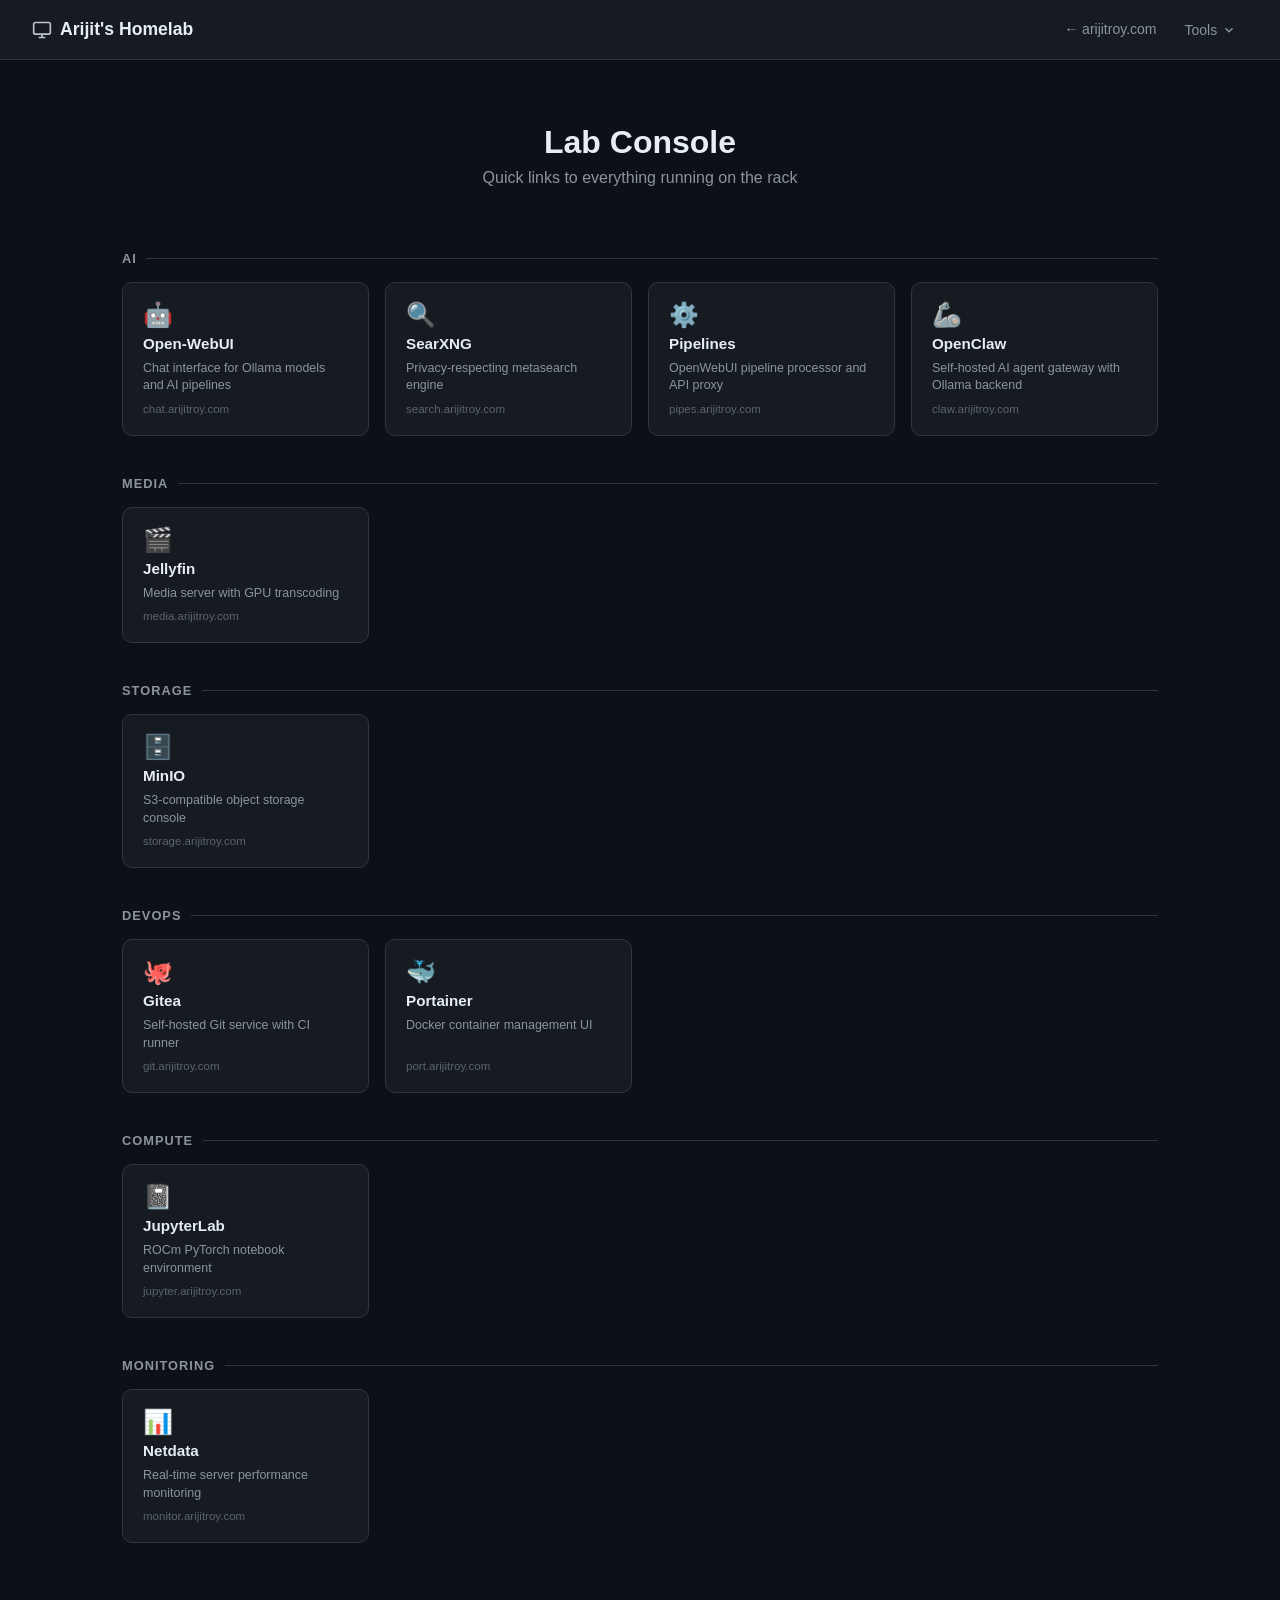
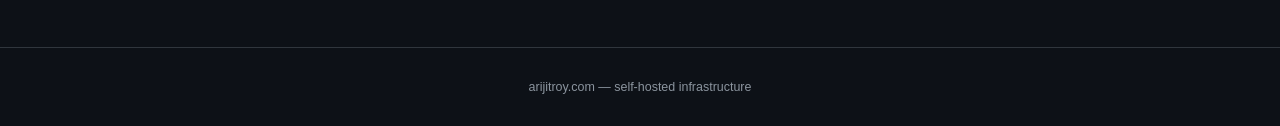
<file: homepage/html/lab.html>
<!DOCTYPE html>
<html lang="en">
<head>
  <meta charset="UTF-8" />
  <meta name="viewport" content="width=device-width, initial-scale=1.0" />
  <meta name="robots" content="noindex" />
  <title>Lab Console — arijitroy.com</title>
  <style>
    *, *::before, *::after { box-sizing: border-box; margin: 0; padding: 0; }

    :root {
      --bg:       #0d1117;
      --surface:  #161b22;
      --border:   #30363d;
      --text:     #e6edf3;
      --muted:    #8b949e;
      --accent:   #58a6ff;

      --ai:       #a371f7;
      --media:    #f78166;
      --storage:  #3fb950;
      --devops:   #d29922;
      --compute:  #58a6ff;
      --monitor:  #ec6547;
    }

    body {
      background: var(--bg);
      color: var(--text);
      font-family: -apple-system, BlinkMacSystemFont, "Segoe UI", Helvetica, Arial, sans-serif;
      min-height: 100vh;
    }

    /* ── NAV ── */
    nav {
      background: var(--surface);
      border-bottom: 1px solid var(--border);
      display: flex;
      align-items: center;
      padding: 0 2rem;
      height: 60px;
      position: sticky;
      top: 0;
      z-index: 100;
    }

    .nav-brand {
      font-size: 1.1rem;
      font-weight: 600;
      color: var(--text);
      text-decoration: none;
      display: flex;
      align-items: center;
      gap: 0.5rem;
    }

    .nav-brand svg { opacity: 0.8; }

    .nav-links {
      display: flex;
      align-items: center;
      gap: 0.25rem;
      margin-left: auto;
      list-style: none;
    }

    .nav-links a {
      color: var(--muted);
      text-decoration: none;
      font-size: 0.875rem;
      padding: 0.4rem 0.75rem;
      border-radius: 6px;
      transition: color 0.15s, background 0.15s;
    }

    .nav-links a:hover { color: var(--text); background: rgba(255,255,255,0.06); }

    /* Tools dropdown */
    .dropdown { position: relative; }

    .dropdown-toggle {
      color: var(--muted);
      text-decoration: none;
      font-size: 0.875rem;
      padding: 0.4rem 0.75rem;
      border-radius: 6px;
      cursor: pointer;
      display: flex;
      align-items: center;
      gap: 0.3rem;
      transition: color 0.15s, background 0.15s;
      user-select: none;
    }

    .dropdown-toggle:hover,
    .dropdown.open .dropdown-toggle {
      color: var(--text);
      background: rgba(255,255,255,0.06);
    }

    .dropdown-toggle svg { transition: transform 0.2s; }
    .dropdown.open .dropdown-toggle svg { transform: rotate(180deg); }

    .dropdown-menu {
      display: none;
      position: absolute;
      right: 0;
      top: calc(100% + 8px);
      background: var(--surface);
      border: 1px solid var(--border);
      border-radius: 8px;
      min-width: 220px;
      box-shadow: 0 8px 24px rgba(0,0,0,0.5);
      padding: 0.4rem 0;
      overflow: hidden;
    }

    .dropdown.open .dropdown-menu { display: block; }

    .dropdown-menu .section-label {
      font-size: 0.7rem;
      font-weight: 600;
      letter-spacing: 0.06em;
      text-transform: uppercase;
      color: var(--muted);
      padding: 0.6rem 1rem 0.2rem;
    }

    .dropdown-menu a {
      display: flex;
      align-items: center;
      gap: 0.6rem;
      padding: 0.45rem 1rem;
      color: var(--text);
      text-decoration: none;
      font-size: 0.875rem;
      transition: background 0.12s;
    }

    .dropdown-menu a:hover { background: rgba(255,255,255,0.06); }

    .dot {
      width: 8px;
      height: 8px;
      border-radius: 50%;
      flex-shrink: 0;
    }

    .dropdown-menu hr {
      border: none;
      border-top: 1px solid var(--border);
      margin: 0.3rem 0;
    }

    /* ── HERO ── */
    .hero {
      text-align: center;
      padding: 4rem 2rem 2rem;
    }

    .hero h1 {
      font-size: 2rem;
      font-weight: 700;
      margin-bottom: 0.5rem;
    }

    .hero p {
      color: var(--muted);
      font-size: 1rem;
    }

    /* ── GRID ── */
    main {
      max-width: 1100px;
      margin: 0 auto;
      padding: 2rem;
    }

    .category {
      margin-bottom: 2.5rem;
    }

    .category-header {
      display: flex;
      align-items: center;
      gap: 0.6rem;
      margin-bottom: 1rem;
    }

    .category-header h2 {
      font-size: 0.8rem;
      font-weight: 600;
      letter-spacing: 0.08em;
      text-transform: uppercase;
      color: var(--muted);
    }

    .category-line {
      flex: 1;
      height: 1px;
      background: var(--border);
    }

    .cards {
      display: grid;
      grid-template-columns: repeat(auto-fill, minmax(220px, 1fr));
      gap: 1rem;
    }

    .card {
      background: var(--surface);
      border: 1px solid var(--border);
      border-radius: 10px;
      padding: 1.25rem;
      text-decoration: none;
      color: var(--text);
      display: flex;
      flex-direction: column;
      gap: 0.5rem;
      transition: border-color 0.15s, transform 0.15s, box-shadow 0.15s;
      position: relative;
      overflow: hidden;
    }

    .card::before {
      content: '';
      position: absolute;
      top: 0;
      left: 0;
      right: 0;
      height: 3px;
      background: var(--card-accent, var(--accent));
      opacity: 0;
      transition: opacity 0.15s;
    }

    .card:hover {
      border-color: var(--card-accent, var(--accent));
      transform: translateY(-2px);
      box-shadow: 0 4px 16px rgba(0,0,0,0.3);
    }

    .card:hover::before { opacity: 1; }

    .card-icon {
      font-size: 1.5rem;
      line-height: 1;
    }

    .card-title {
      font-size: 0.95rem;
      font-weight: 600;
    }

    .card-desc {
      font-size: 0.78rem;
      color: var(--muted);
      line-height: 1.4;
    }

    .card-url {
      font-size: 0.72rem;
      color: var(--muted);
      margin-top: auto;
      opacity: 0.6;
    }

    /* ── FOOTER ── */
    footer {
      text-align: center;
      padding: 2rem;
      color: var(--muted);
      font-size: 0.78rem;
      border-top: 1px solid var(--border);
      margin-top: 2rem;
    }
  </style>
</head>
<body>

<nav>
  <a class="nav-brand" href="/">
    <svg width="20" height="20" viewBox="0 0 24 24" fill="none" stroke="currentColor" stroke-width="2">
      <rect x="2" y="3" width="20" height="14" rx="2"/><path d="M8 21h8M12 17v4"/>
    </svg>
    Arijit's Homelab
  </a>

  <ul class="nav-links">
    <li><a href="/">← arijitroy.com</a></li>
    <li class="dropdown" id="toolsDropdown">
      <span class="dropdown-toggle" onclick="toggleDropdown()">
        Tools
        <svg width="14" height="14" viewBox="0 0 24 24" fill="none" stroke="currentColor" stroke-width="2.5">
          <polyline points="6 9 12 15 18 9"/>
        </svg>
      </span>
      <div class="dropdown-menu">

        <div class="section-label">AI</div>
        <a href="https://chat.arijitroy.com" target="_blank">
          <span class="dot" style="background:var(--ai)"></span> Open-WebUI
        </a>
        <a href="https://claw.arijitroy.com" target="_blank">
          <span class="dot" style="background:var(--ai)"></span> OpenClaw
        </a>
        <a href="https://search.arijitroy.com" target="_blank">
          <span class="dot" style="background:var(--ai)"></span> SearXNG
        </a>
        <a href="https://pipes.arijitroy.com" target="_blank">
          <span class="dot" style="background:var(--ai)"></span> Pipelines
        </a>

        <hr/>
        <div class="section-label">Media</div>
        <a href="https://media.arijitroy.com" target="_blank">
          <span class="dot" style="background:var(--media)"></span> Jellyfin
        </a>

        <hr/>
        <div class="section-label">Storage</div>
        <a href="https://storage.arijitroy.com" target="_blank">
          <span class="dot" style="background:var(--storage)"></span> MinIO
        </a>

        <hr/>
        <div class="section-label">DevOps</div>
        <a href="https://git.arijitroy.com" target="_blank">
          <span class="dot" style="background:var(--devops)"></span> Gitea
        </a>
        <a href="https://port.arijitroy.com" target="_blank">
          <span class="dot" style="background:var(--devops)"></span> Portainer
        </a>

        <hr/>
        <div class="section-label">Compute</div>
        <a href="https://jupyter.arijitroy.com" target="_blank">
          <span class="dot" style="background:var(--compute)"></span> JupyterLab
        </a>

        <hr/>
        <div class="section-label">Monitoring</div>
        <a href="https://monitor.arijitroy.com" target="_blank">
          <span class="dot" style="background:var(--monitor)"></span> Netdata
        </a>

      </div>
    </li>
  </ul>
</nav>

<div class="hero">
  <h1>Lab Console</h1>
  <p>Quick links to everything running on the rack</p>
</div>

<main>

  <!-- AI -->
  <div class="category">
    <div class="category-header">
      <h2>AI</h2>
      <div class="category-line"></div>
    </div>
    <div class="cards">
      <a class="card" href="https://chat.arijitroy.com" target="_blank" style="--card-accent:var(--ai)">
        <div class="card-icon">🤖</div>
        <div class="card-title">Open-WebUI</div>
        <div class="card-desc">Chat interface for Ollama models and AI pipelines</div>
        <div class="card-url">chat.arijitroy.com</div>
      </a>
      <a class="card" href="https://search.arijitroy.com" target="_blank" style="--card-accent:var(--ai)">
        <div class="card-icon">🔍</div>
        <div class="card-title">SearXNG</div>
        <div class="card-desc">Privacy-respecting metasearch engine</div>
        <div class="card-url">search.arijitroy.com</div>
      </a>
      <a class="card" href="https://pipes.arijitroy.com" target="_blank" style="--card-accent:var(--ai)">
        <div class="card-icon">⚙️</div>
        <div class="card-title">Pipelines</div>
        <div class="card-desc">OpenWebUI pipeline processor and API proxy</div>
        <div class="card-url">pipes.arijitroy.com</div>
      </a>
      <a class="card" href="https://claw.arijitroy.com" target="_blank" style="--card-accent:var(--ai)">
        <div class="card-icon">🦾</div>
        <div class="card-title">OpenClaw</div>
        <div class="card-desc">Self-hosted AI agent gateway with Ollama backend</div>
        <div class="card-url">claw.arijitroy.com</div>
      </a>
    </div>
  </div>

  <!-- Media -->
  <div class="category">
    <div class="category-header">
      <h2>Media</h2>
      <div class="category-line"></div>
    </div>
    <div class="cards">
      <a class="card" href="https://media.arijitroy.com" target="_blank" style="--card-accent:var(--media)">
        <div class="card-icon">🎬</div>
        <div class="card-title">Jellyfin</div>
        <div class="card-desc">Media server with GPU transcoding</div>
        <div class="card-url">media.arijitroy.com</div>
      </a>
    </div>
  </div>

  <!-- Storage -->
  <div class="category">
    <div class="category-header">
      <h2>Storage</h2>
      <div class="category-line"></div>
    </div>
    <div class="cards">
      <a class="card" href="https://storage.arijitroy.com" target="_blank" style="--card-accent:var(--storage)">
        <div class="card-icon">🗄️</div>
        <div class="card-title">MinIO</div>
        <div class="card-desc">S3-compatible object storage console</div>
        <div class="card-url">storage.arijitroy.com</div>
      </a>
    </div>
  </div>

  <!-- DevOps -->
  <div class="category">
    <div class="category-header">
      <h2>DevOps</h2>
      <div class="category-line"></div>
    </div>
    <div class="cards">
      <a class="card" href="https://git.arijitroy.com" target="_blank" style="--card-accent:var(--devops)">
        <div class="card-icon">🐙</div>
        <div class="card-title">Gitea</div>
        <div class="card-desc">Self-hosted Git service with CI runner</div>
        <div class="card-url">git.arijitroy.com</div>
      </a>
      <a class="card" href="https://port.arijitroy.com" target="_blank" style="--card-accent:var(--devops)">
        <div class="card-icon">🐳</div>
        <div class="card-title">Portainer</div>
        <div class="card-desc">Docker container management UI</div>
        <div class="card-url">port.arijitroy.com</div>
      </a>
    </div>
  </div>

  <!-- Compute -->
  <div class="category">
    <div class="category-header">
      <h2>Compute</h2>
      <div class="category-line"></div>
    </div>
    <div class="cards">
      <a class="card" href="https://jupyter.arijitroy.com" target="_blank" style="--card-accent:var(--compute)">
        <div class="card-icon">📓</div>
        <div class="card-title">JupyterLab</div>
        <div class="card-desc">ROCm PyTorch notebook environment</div>
        <div class="card-url">jupyter.arijitroy.com</div>
      </a>
    </div>
  </div>

  <!-- Monitoring -->
  <div class="category">
    <div class="category-header">
      <h2>Monitoring</h2>
      <div class="category-line"></div>
    </div>
    <div class="cards">
      <a class="card" href="https://monitor.arijitroy.com" target="_blank" style="--card-accent:var(--monitor)">
        <div class="card-icon">📊</div>
        <div class="card-title">Netdata</div>
        <div class="card-desc">Real-time server performance monitoring</div>
        <div class="card-url">monitor.arijitroy.com</div>
      </a>
    </div>
  </div>

</main>

<footer>
  arijitroy.com &mdash; self-hosted infrastructure
</footer>

<script>
  function toggleDropdown() {
    document.getElementById('toolsDropdown').classList.toggle('open');
  }
  document.addEventListener('click', function(e) {
    const dd = document.getElementById('toolsDropdown');
    if (!dd.contains(e.target)) dd.classList.remove('open');
  });
</script>

</body>
</html>
</file>
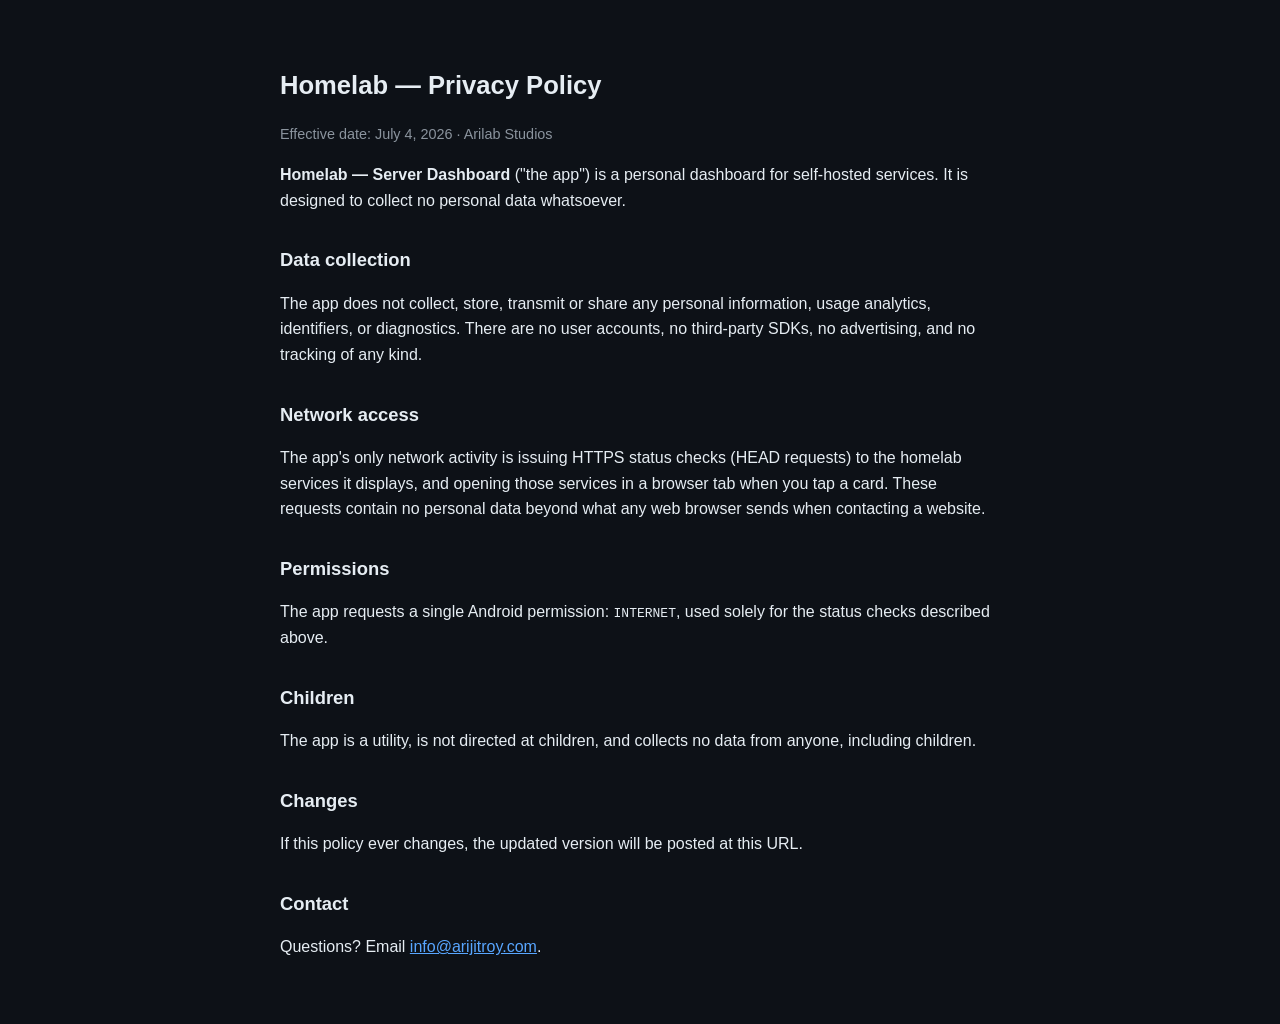
<file: homepage/html/privacy.html>
<!DOCTYPE html>
<html lang="en">
<head>
<meta charset="utf-8">
<meta name="viewport" content="width=device-width, initial-scale=1">
<title>Homelab — Privacy Policy</title>
<style>
  :root { color-scheme: dark; }
  body { background:#0D1117; color:#E6EDF3; font-family:-apple-system,"Segoe UI",Roboto,sans-serif;
         max-width:720px; margin:0 auto; padding:48px 24px; line-height:1.6; }
  h1 { font-size:1.6rem; } h2 { font-size:1.15rem; margin-top:2rem; }
  a { color:#58A6FF; } .muted { color:#8B949E; font-size:.9rem; }
</style>
</head>
<body>
<h1>Homelab — Privacy Policy</h1>
<p class="muted">Effective date: July 4, 2026 · Arilab Studios</p>

<p><strong>Homelab — Server Dashboard</strong> ("the app") is a personal dashboard
for self-hosted services. It is designed to collect no personal data whatsoever.</p>

<h2>Data collection</h2>
<p>The app does not collect, store, transmit or share any personal information,
usage analytics, identifiers, or diagnostics. There are no user accounts, no
third-party SDKs, no advertising, and no tracking of any kind.</p>

<h2>Network access</h2>
<p>The app's only network activity is issuing HTTPS status checks (HEAD requests)
to the homelab services it displays, and opening those services in a browser tab
when you tap a card. These requests contain no personal data beyond what any
web browser sends when contacting a website.</p>

<h2>Permissions</h2>
<p>The app requests a single Android permission: <code>INTERNET</code>, used solely
for the status checks described above.</p>

<h2>Children</h2>
<p>The app is a utility, is not directed at children, and collects no data from
anyone, including children.</p>

<h2>Changes</h2>
<p>If this policy ever changes, the updated version will be posted at this URL.</p>

<h2>Contact</h2>
<p>Questions? Email <a href="mailto:info@arijitroy.com">info@arijitroy.com</a>.</p>
</body>
</html>
</file>
